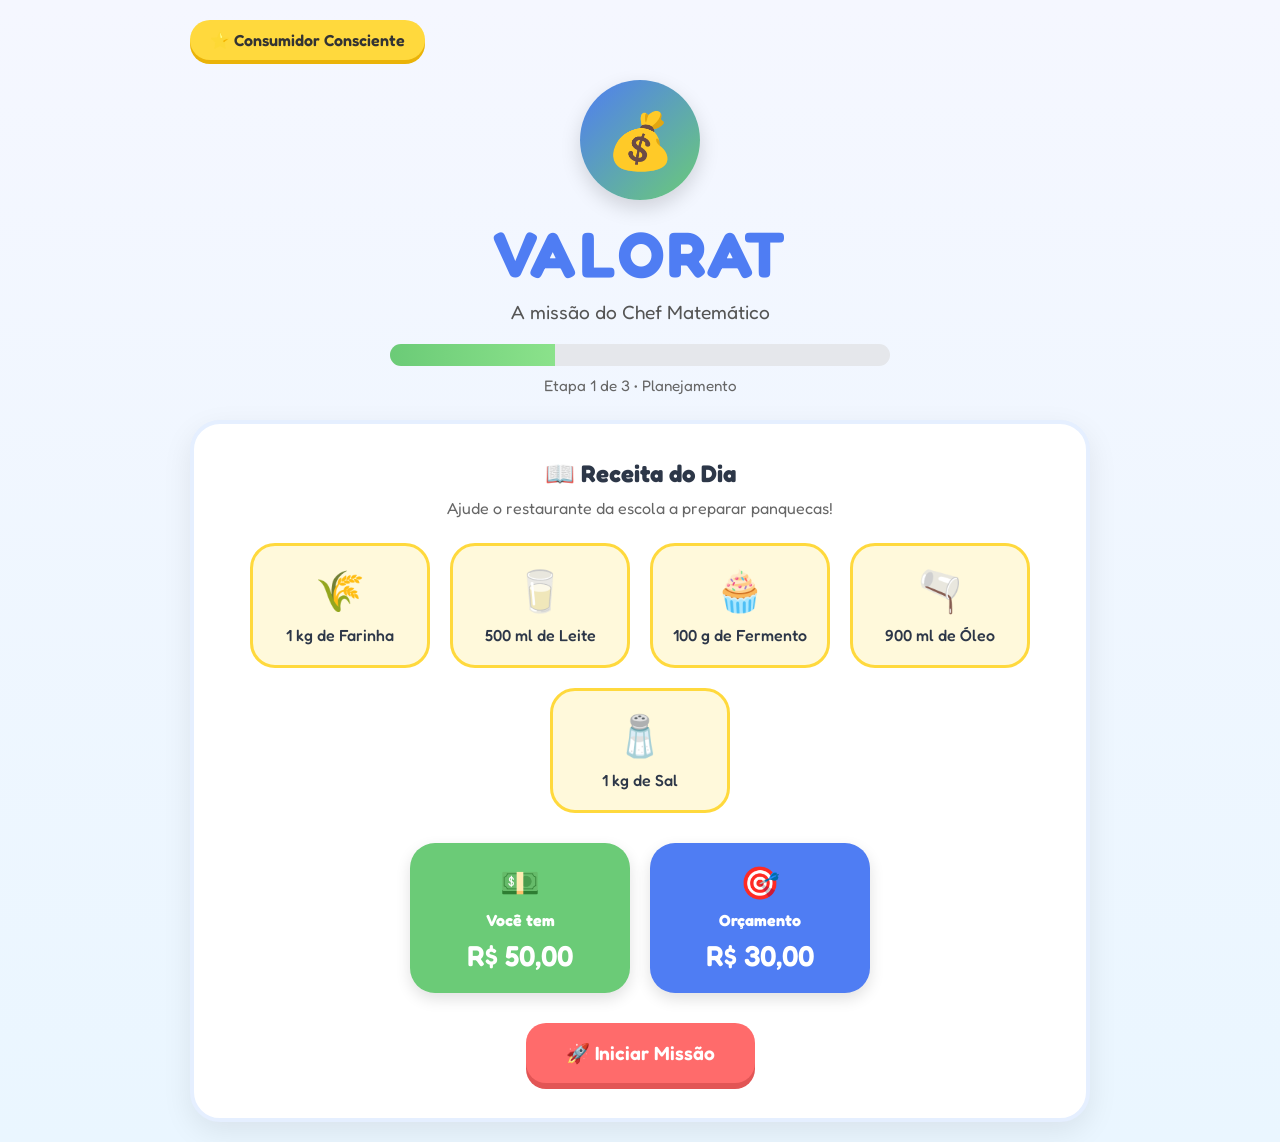
<file: index.html>
<!DOCTYPE html>
<html lang="pt-BR">
<head>
    <meta charset="UTF-8">
    <meta name="viewport" content="width=device-width, initial-scale=1.0">
    <link rel="icon" type="image/png" href="css/icon.png">

    <title>Valorat</title>

    <link rel="stylesheet" href="css/style.css">


    <link href="https://fonts.googleapis.com/css2?family=Fredoka:wght@400;500;600&display=swap" rel="stylesheet">
</head>
<body>

    <main class="container">

        <div class="medalha">
            ⭐ Consumidor Consciente
        </div>

        <header class="hero">

            <div class="logo">
                💰
            </div>

            <h1>VALORAT</h1>

            <p class="subtitulo">
                A missão do Chef Matemático
            </p>

            <div class="progress-container">
                <div class="progress-bar"></div>
            </div>

            <p class="etapa">
                Etapa 1 de 3 • Planejamento
            </p>

        </header>

        <section class="card">

            <h2>📖 Receita do Dia</h2>

            <p class="descricao">
                Ajude o restaurante da escola a preparar panquecas!
            </p>

            <div class="ingredientes">

                <div class="ingrediente">
                    <div class="emoji">🌾</div>
                    <span>1 kg de Farinha</span>
                </div>

                <div class="ingrediente">
                    <div class="emoji">🥛</div>
                    <span>500 ml de Leite</span>
                </div>

                <div class="ingrediente">
                    <div class="emoji">🧁</div>
                    <span>100 g de Fermento</span>
                </div>

                <div class="ingrediente">
                    <div class="emoji">🫗</div>
                    <span>900 ml de Óleo</span>
                </div>

                <div class="ingrediente">
                    <div class="emoji">🧂</div>
                    <span>1 kg de Sal</span>
                </div>

            </div>

            </div>

            <div class="painel-financeiro">

                <div class="box dinheiro">
                    <span class="icone">💵</span>
                    <h3>Você tem</h3>
                    <p>R$ 50,00</p>
                </div>

                <div class="box orcamento">
                    <span class="icone">🎯</span>
                    <h3>Orçamento</h3>
                    <p>R$ 30,00</p>
                </div>

            </div>

            <button id="btn-jogar" onclick="window.location.href='mercado.html'">
                🚀 Iniciar Missão
            </button>

        </section>

    </main>

</body>
</html>
</file>
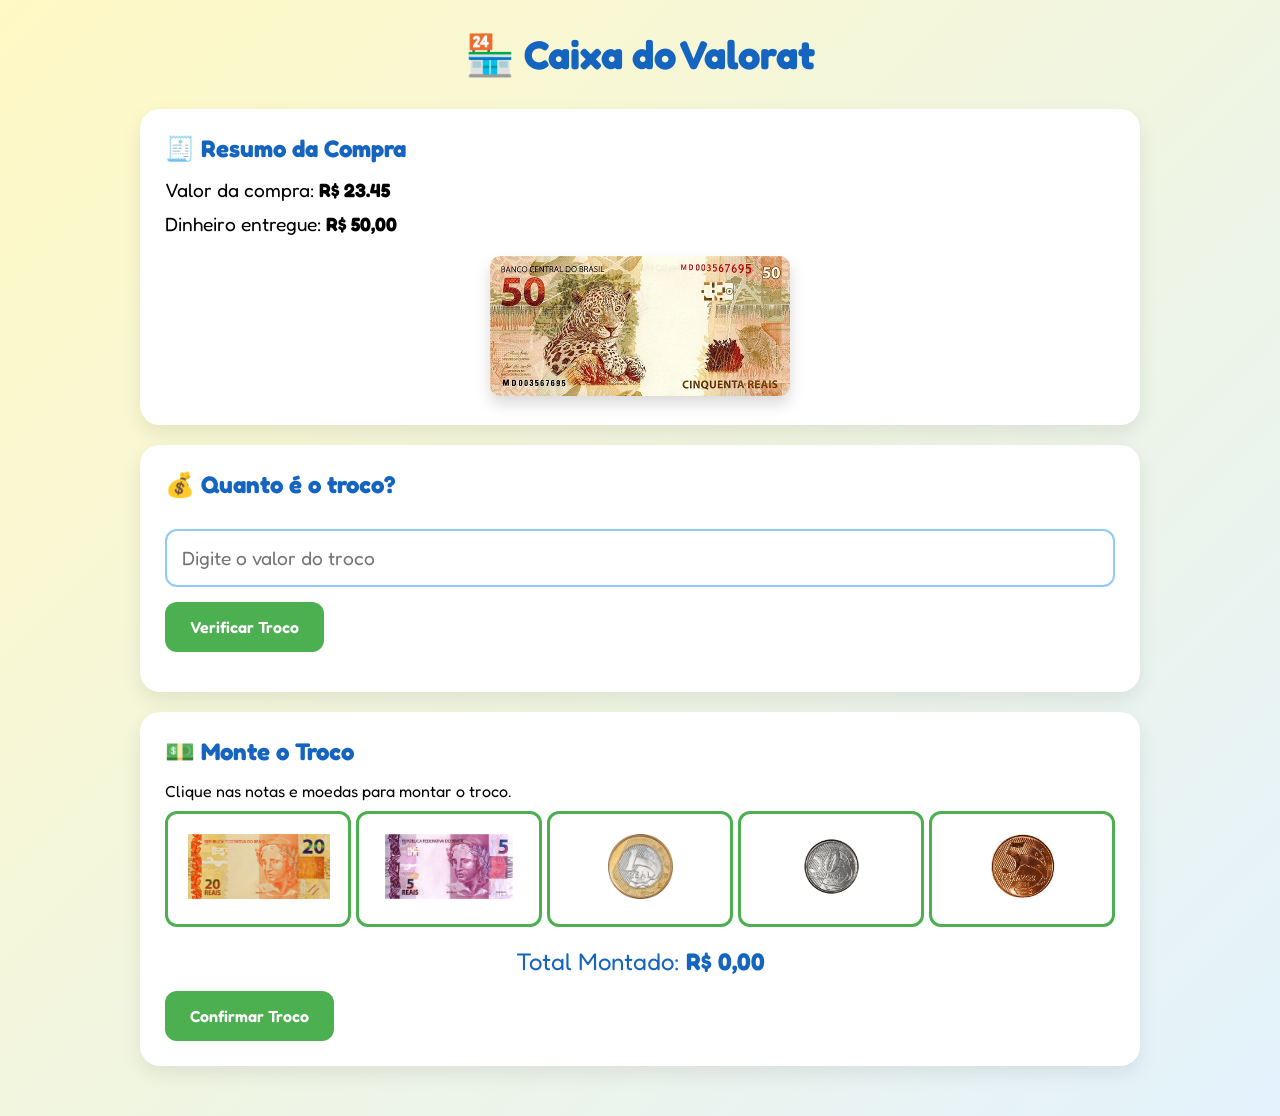
<file: caixa.html>
<!DOCTYPE html>
<html lang="pt-BR">

<head>

<meta charset="UTF-8">
<meta name="viewport" content="width=device-width, initial-scale=1.0">
<link rel="icon" type="image/png" href="css/icon.png">
<title>Valorat - Caixa</title>

<link href="https://fonts.googleapis.com/css2?family=Fredoka:wght@400;500;600&display=swap" rel="stylesheet">

<style>

*{
    margin:0;
    padding:0;
    box-sizing:border-box;
    font-family:'Fredoka',sans-serif;
}

body{

    background:linear-gradient(
        135deg,
        #FFF9C4,
        #E3F2FD
    );

    min-height:100vh;

    padding:30px;
}

.topo{

    text-align:center;

    margin-bottom:30px;
}

.topo h1{

    color:#1565C0;

    font-size:2.5rem;
}

.container{

    max-width:1000px;

    margin:auto;
}

.card{

    background:white;

    border-radius:20px;

    padding:25px;

    margin-bottom:20px;

    box-shadow:0 8px 20px rgba(0,0,0,.08);
}

.card h2{

    color:#1565C0;

    margin-bottom:15px;
}

.resumo p{

    font-size:1.2rem;

    margin:10px 0;
}

.nota{

    text-align:center;

    margin-top:20px;
}

.nota img{

    width:300px;

    max-width:100%;

    border-radius:10px;

    box-shadow:0 8px 15px rgba(0,0,0,.15);
}

input{

    width:100%;

    padding:15px;

    border:2px solid #90CAF9;

    border-radius:12px;

    font-size:1.2rem;

    margin-top:15px;
}

button{

    border:none;

    cursor:pointer;

    border-radius:12px;

    font-weight:600;
}

.btn-principal{

    background:#4CAF50;

    color:white;

    padding:15px 25px;

    margin-top:15px;

    font-size:1rem;
}

.btn-principal:hover{

    transform:scale(1.03);
}

#feedback{

    margin-top:15px;

    font-size:1.2rem;

    font-weight:600;
}

.sucesso{

    color:#2E7D32;
}

.erro{

    color:#C62828;
}

.dinheiro-grid{

    display:grid;

    grid-template-columns:
    repeat(auto-fit,minmax(100px,1fr));

    gap:5px;

    margin-top:10px;
}

.dinheiro{

    background:#ffffff;

    border:3px solid #4CAF50;

    padding:20px;

    font-size:1.2rem;

    font-weight:600;
}

.dinheiro:hover{

    transform:scale(1.05);
}

.total-montado{

    margin-top:20px;

    font-size:1.5rem;

    text-align:center;

    color:#1565C0;
}

.medalha{

    text-align:center;

    margin-top:25px;

    display:none;
}

.medalha h2{

    font-size:2rem;

    margin-bottom:10px;
}

.medalha p{

    font-size:1.2rem;
}

</style>

</head>

<body>

<header class="topo">

    <h1>🏪 Caixa do Valorat</h1>

</header>

<div class="container">

    <section class="card resumo">

        <h2>🧾 Resumo da Compra</h2>

        <p>
            Valor da compra:
            <strong id="valorCompra">
                R$ 23,45
            </strong>
        </p>

        <p>
            Dinheiro entregue:
            <strong>
                R$ 50,00
            </strong>
        </p>

        <div class="nota">

            <img
            src="50reais.jpg"
            alt="Nota de cinquenta reais">

        </div>

    </section>

    <section class="card">

        <h2>💰 Quanto é o troco?</h2>

        <input
            type="number"
            step="0.01"
            id="respostaTroco"
            placeholder="Digite o valor do troco">

        <button
            class="btn-principal"
            onclick="validarTroco()">

            Verificar Troco

        </button>

        <div id="feedback"></div>

    </section>

    <section class="card">

        <h2>💵 Monte o Troco</h2>

        <p>
            Clique nas notas e moedas para montar o troco.
        </p>

        <div class="dinheiro-grid">

            <button
                class="dinheiro"
                onclick="adicionarValor(20)">
                <img src="20reais.jpg" height="65">
            </button>

            <button
                class="dinheiro"
                onclick="adicionarValor(5)">
                <img src="5reais.jpg" height="65">
            </button>

            <button
                class="dinheiro"
                onclick="adicionarValor(1)">
                <img src="1real.jpg" height="65">
            </button>

            <button
                class="dinheiro"
                onclick="adicionarValor(0.50)">
                <img src="50cent.jpg" height="65">
            </button>

            <button
                class="dinheiro"
                onclick="adicionarValor(0.05)">
                <img src="5cent.jpg" height="65">
            </button>

        </div>

        <div class="total-montado">

            Total Montado:

            <strong id="trocoMontado">
                R$ 0,00
            </strong>

        </div>

        <button
            class="btn-principal"
            onclick="validarMontagem()">

            Confirmar Troco

        </button>

    </section>

    <section
        class="card medalha"
        id="medalha">

        <h2 id="tipoMedalha"></h2>

        <p id="mensagemFinal"></p>

    </section>

</div>

<script>

const valorCompra =
Number(
    localStorage.getItem(
        "valorCompra"
    )
) || 23.45;

document
.getElementById("valorCompra")
.innerText =
`R$ ${valorCompra.toFixed(2)}`;

const trocoCorreto =
50 - valorCompra;

let valorMontado = 0;

function validarTroco(){

    const resposta =
    Number(
        document
        .getElementById(
            "respostaTroco"
        )
        .value
    );

    const feedback =
    document
    .getElementById(
        "feedback"
    );

    if(
        resposta.toFixed(2)
        ==
        trocoCorreto.toFixed(2)
    ){

        feedback.innerHTML =
        "🎉 Muito bem! O cálculo está correto.";

        feedback.className =
        "sucesso";

    }else{

        if(
            resposta >
            trocoCorreto
        ){

            feedback.innerHTML =
            "⚠️ Você deu troco demais.";

        }else{

            feedback.innerHTML =
            "⚠️ Está faltando troco.";

        }

        feedback.className =
        "erro";
    }
}

function adicionarValor(valor){

    valorMontado += valor;

    document
    .getElementById(
        "trocoMontado"
    )
    .innerText =
    `R$ ${valorMontado.toFixed(2)}`;

}

function validarMontagem(){

    if(

        valorMontado.toFixed(2)

        ==

        trocoCorreto.toFixed(2)

    ){

        mostrarMedalha();

    }else{

        alert(
            "O valor montado não corresponde ao troco correto."
        );
    }

}

function mostrarMedalha(){

    const pontos =
    Number(
        localStorage.getItem(
            "pontos"
        )
    ) || 100;

    let medalha;

    if(
        pontos >= 90
    ){

        medalha =
        "🥇 Medalha de Ouro";

    }else if(
        pontos >= 70
    ){

        medalha =
        "🥈 Medalha de Prata";

    }else{

        medalha =
        "🥉 Medalha de Bronze";

    }

    document
    .getElementById(
        "medalha"
    )
    .style.display =
    "block";

    document
    .getElementById(
        "tipoMedalha"
    )
    .innerHTML =
    medalha;

    document
    .getElementById(
        "mensagemFinal"
    )
    .innerHTML =

    `
    🎉 Parabéns!

    Você concluiu a missão do Valorat.

    Pontuação: ${pontos}

    Troco correto:
    R$ ${trocoCorreto.toFixed(2)}
    `;

}

</script>

</body>
</html>
</file>
<file: css/style.css>
:root{
    --azul:#4F7DF3;
    --amarelo:#FFD93D;
    --verde:#6BCB77;
    --coral:#FF6B6B;
    --fundo:#F5F7FF;
    --texto:#2D3748;
    --branco:#FFFFFF;
}

*{
    margin:0;
    padding:0;
    box-sizing:border-box;
}

body{

    font-family:'Fredoka', sans-serif;

    min-height:100vh;

    background:
    linear-gradient(
        180deg,
        #F5F7FF,
        #EAF6FF
    );

    display:flex;
    justify-content:center;
    align-items:center;

    padding:20px;
}

.container{
    width:100%;
    max-width:900px;
}

.medalha{

    display:inline-block;

    background:var(--amarelo);

    color:#333;

    padding:10px 20px;

    border-radius:999px;

    font-weight:600;

    margin-bottom:20px;

    box-shadow:0 4px 0 #EAB308;
}

.hero{
    text-align:center;
    margin-bottom:25px;
}

.logo{

    width:120px;
    height:120px;

    margin:auto;

    border-radius:50%;

    background:
    linear-gradient(
        135deg,
        var(--azul),
        var(--verde)
    );

    display:flex;
    justify-content:center;
    align-items:center;

    font-size:55px;

    box-shadow:0 8px 20px rgba(0,0,0,.15);
}

.hero h1{

    margin-top:15px;

    font-size:4rem;

    color:var(--azul);

    letter-spacing:3px;
}

.subtitulo{

    margin-top:8px;

    font-size:1.2rem;

    color:#555;
}

.progress-container{

    width:100%;

    max-width:500px;

    height:22px;

    background:#E5E7EB;

    border-radius:999px;

    overflow:hidden;

    margin:20px auto 10px;
}

.progress-bar{

    width:33%;

    height:100%;

    background:
    linear-gradient(
        90deg,
        var(--verde),
        #8BE28B
    );
}

.etapa{
    color:#666;
    font-size:0.95rem;
}

.card{

    background:white;

    border-radius:30px;

    padding:35px;

    box-shadow:
    0 10px 30px rgba(0,0,0,.08);

    border:4px solid #E5EFFF;
}

.card h2{

    text-align:center;

    color:var(--texto);

    margin-bottom:10px;
}

.descricao{

    text-align:center;

    color:#666;

    margin-bottom:25px;
}

.ingredientes{

    display:flex;

    justify-content:center;

    gap:20px;

    flex-wrap:wrap;

    margin-bottom:30px;
}

.ingrediente{

    width:180px;

    background:#FFF9DB;

    border:3px solid var(--amarelo);

    border-radius:25px;

    padding:20px;

    text-align:center;

    transition:.2s;
}

.ingrediente:hover{

    transform:translateY(-5px);
}

.emoji{

    font-size:2.5rem;

    margin-bottom:10px;
}

.ingrediente span{

    font-size:1rem;

    color:var(--texto);

    font-weight:500;
}

.painel-financeiro{

    display:flex;

    justify-content:center;

    gap:20px;

    flex-wrap:wrap;

    margin-bottom:30px;
}

.box{

    min-width:220px;

    color:white;

    border-radius:25px;

    padding:20px;

    text-align:center;

    box-shadow:
    0 6px 15px rgba(0,0,0,.12);
}

.dinheiro{
    background:var(--verde);
}

.orcamento{
    background:var(--azul);
}

.icone{

    display:block;

    font-size:2rem;

    margin-bottom:8px;
}

.box h3{

    font-size:1rem;

    margin-bottom:8px;
}

.box p{

    font-size:1.8rem;

    font-weight:600;
}

button{

    display:block;

    margin:auto;

    background:var(--coral);

    color:white;

    border:none;

    border-radius:20px;

    padding:18px 40px;

    font-size:1.2rem;

    font-family:'Fredoka', sans-serif;

    font-weight:600;

    cursor:pointer;

    transition:.2s;

    box-shadow:
    0 6px 0 #E25555;
}

button:hover{

    transform:translateY(-3px);
}

button:active{

    transform:translateY(3px);

    box-shadow:none;
}

@media(max-width:768px){

    .hero h1{
        font-size:3rem;
    }

    .ingrediente{
        width:100%;
    }

    .box{
        width:100%;
    }
}
</file>
